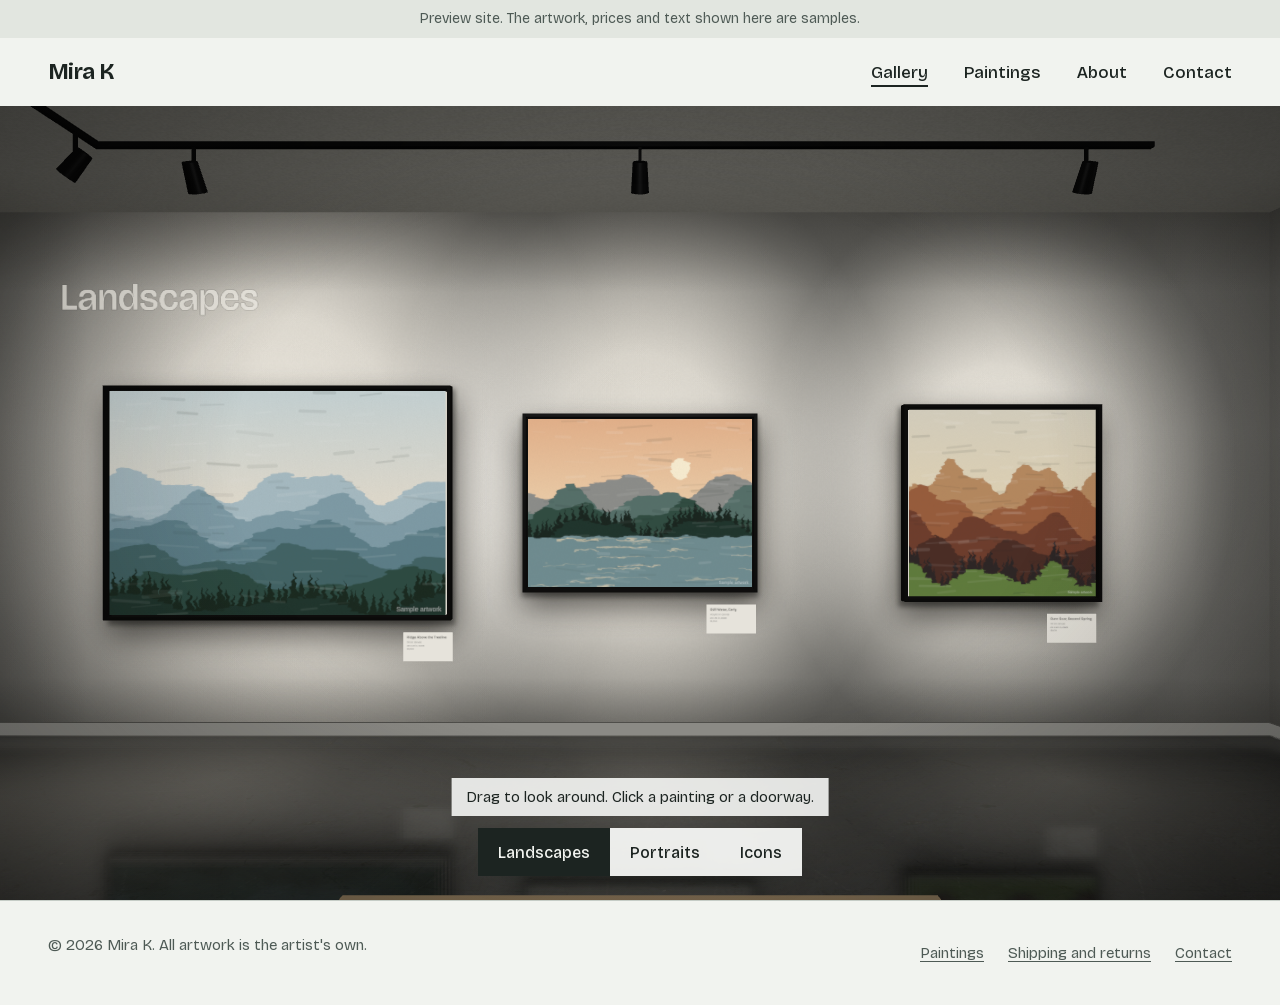
<file: index.html>
<!doctype html>
<html lang="en">
<head>
<meta charset="utf-8">
<meta name="viewport" content="width=device-width, initial-scale=1">
<title>Mira K | Gallery</title>
<meta name="description" content="Walk through the gallery of Mira K: landscapes, portraits and icons, with originals and prints for sale directly from the artist.">
<meta property="og:title" content="Mira K | Gallery">
<meta property="og:description" content="Walk through the gallery of Mira K: landscapes, portraits and icons, with originals and prints for sale directly from the artist.">
<meta property="og:type" content="website">
<meta name="color-scheme" content="light dark">
<link rel="icon" href="favicon.svg" type="image/svg+xml">
<link rel="preload" href="fonts/bricolage-grotesque.woff2" as="font" type="font/woff2" crossorigin>
<link rel="stylesheet" href="styles.css">
<script>document.documentElement.className = "js";</script>
</head>
<body class="is-gallery">
<p class="preview" hidden>Preview site. The artwork, prices and text shown here are samples.</p>
<header class="wrap site-head">
  <a class="wordmark" href="index.html" data-artist>Mira K</a>
  <nav class="site-nav" aria-label="Main"><a href="index.html" aria-current="page">Gallery</a><a href="paintings.html">Paintings</a><a href="about.html">About</a><a href="contact.html">Contact</a></nav>
</header>
<main>

<h1 class="visually-hidden">Mira K gallery</h1>
<section class="gallery" aria-label="Walk-through gallery">
  <canvas id="gallery-canvas" tabindex="0" aria-label="3D gallery room. Drag or use the left and right arrow keys to look around. The paintings in this room are listed after the room buttons."></canvas>
  <div class="gallery-veil" aria-hidden="true"></div>
  <p class="gallery-loading">Loading the gallery</p>
  <p class="gallery-hint">Drag to look around. Click a painting or a doorway.</p>
  <div class="gallery-panel" hidden>
    <h2></h2>
    <p class="gallery-panel-meta muted"></p>
    <div class="gallery-panel-price price"></div>
    <div class="gallery-panel-actions"><a class="button" href="paintings.html">View painting</a><button class="button button--quiet gallery-panel-close" type="button">Step back</button></div>
  </div>
  <nav class="gallery-rooms" aria-label="Rooms"></nav>
  <p class="visually-hidden gallery-status" role="status"></p>
  <ul class="visually-hidden gallery-list" aria-label="Paintings in this room"></ul>
  <div class="gallery-flat">
    <h2>The gallery</h2>
    <p class="muted">The 3D rooms could not start in this browser. Every painting is also on one page.</p>
    <a class="button" href="paintings.html">See all paintings</a>
  </div>
</section>
</main>
<footer class="site-foot">
  <div class="wrap foot-row">
    <p>&copy; <span data-year>2026</span> <span data-artist>Mira K</span>. All artwork is the artist's own.</p>
    <nav aria-label="Footer"><a href="paintings.html">Paintings</a><a href="policies.html">Shipping and returns</a><a href="contact.html">Contact</a><a href="#" data-instagram hidden rel="noopener">Instagram</a></nav>
  </div>
</footer>
<script src="data/works.js"></script>
<script src="script.js"></script>
<script type="importmap">{"imports":{"three":"./vendor/three.module.min.js","three/addons/":"./vendor/addons/"}}</script>
<script type="module" src="gallery.js"></script>
</body>
</html>
</file>
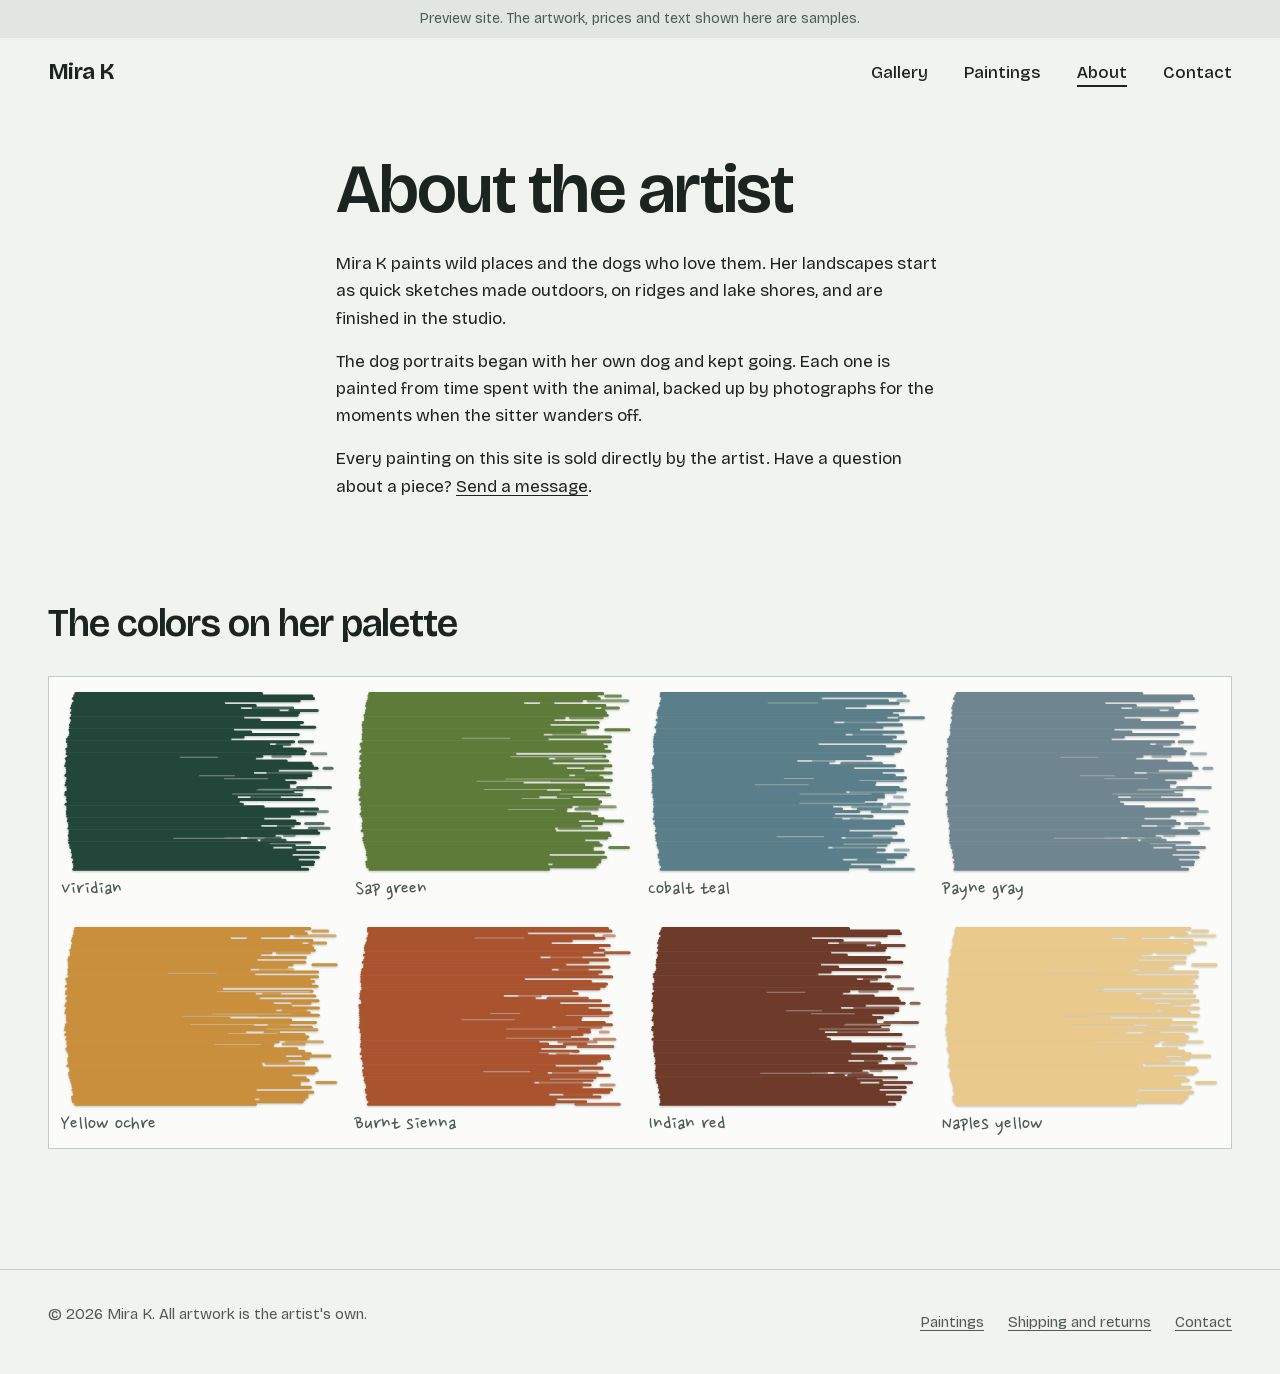
<file: about.html>
<!doctype html>
<html lang="en">
<head>
<meta charset="utf-8">
<meta name="viewport" content="width=device-width, initial-scale=1">
<title>About | Mira K</title>
<meta name="description" content="About Mira K, a painter of wilderness landscapes and dog portraits.">
<meta property="og:title" content="About | Mira K">
<meta property="og:description" content="About Mira K, a painter of wilderness landscapes and dog portraits.">
<meta property="og:type" content="website">
<meta name="color-scheme" content="light dark">
<link rel="icon" href="favicon.svg" type="image/svg+xml">
<link rel="preload" href="fonts/bricolage-grotesque.woff2" as="font" type="font/woff2" crossorigin>
<link rel="stylesheet" href="styles.css">
<script>document.documentElement.className = "js";</script>
</head>
<body>
<p class="preview" hidden>Preview site. The artwork, prices and text shown here are samples.</p>
<header class="wrap site-head">
  <a class="wordmark" href="index.html" data-artist>Mira K</a>
  <nav class="site-nav" aria-label="Main"><a href="index.html">Gallery</a><a href="paintings.html">Paintings</a><a href="about.html" aria-current="page">About</a><a href="contact.html">Contact</a></nav>
</header>
<main>

<section class="wrap page-head narrow stack">
  <h1>About the artist</h1>
  <p>Mira K paints wild places and the dogs who love them. Her landscapes start as quick sketches made outdoors, on ridges and lake shores, and are finished in the studio.</p>
  <p>The dog portraits began with her own dog and kept going. Each one is painted from time spent with the animal, backed up by photographs for the moments when the sitter wanders off.</p>
  <p>Every painting on this site is sold directly by the artist. Have a question about a piece? <a href="contact.html">Send a message</a>.</p>
</section>
<section class="wrap block">
  <div class="block-head"><h2>The colors on her palette</h2></div>
  <ul class="swatches staples" aria-label="Paint colors"><li class="swatch" style="--c:#23463B;--i:0"><span class="swatch-stroke"><span class="swatch-paint"></span></span><span class="swatch-name">Viridian</span></li><li class="swatch" style="--c:#5E7B3A;--i:1"><span class="swatch-stroke"><span class="swatch-paint"></span></span><span class="swatch-name">Sap green</span></li><li class="swatch" style="--c:#5B7F8A;--i:2"><span class="swatch-stroke"><span class="swatch-paint"></span></span><span class="swatch-name">Cobalt teal</span></li><li class="swatch" style="--c:#6F8590;--i:3"><span class="swatch-stroke"><span class="swatch-paint"></span></span><span class="swatch-name">Payne gray</span></li><li class="swatch" style="--c:#C98F3C;--i:4"><span class="swatch-stroke"><span class="swatch-paint"></span></span><span class="swatch-name">Yellow ochre</span></li><li class="swatch" style="--c:#A9532F;--i:5"><span class="swatch-stroke"><span class="swatch-paint"></span></span><span class="swatch-name">Burnt sienna</span></li><li class="swatch" style="--c:#6E3B2A;--i:6"><span class="swatch-stroke"><span class="swatch-paint"></span></span><span class="swatch-name">Indian red</span></li><li class="swatch" style="--c:#E9C98C;--i:7"><span class="swatch-stroke"><span class="swatch-paint"></span></span><span class="swatch-name">Naples yellow</span></li></ul>
</section>
</main>
<footer class="site-foot">
  <div class="wrap foot-row">
    <p>&copy; <span data-year>2026</span> <span data-artist>Mira K</span>. All artwork is the artist's own.</p>
    <nav aria-label="Footer"><a href="paintings.html">Paintings</a><a href="policies.html">Shipping and returns</a><a href="contact.html">Contact</a><a href="#" data-instagram hidden rel="noopener">Instagram</a></nav>
  </div>
</footer>
<script src="data/works.js"></script>
<script src="script.js"></script>

</body>
</html>
</file>
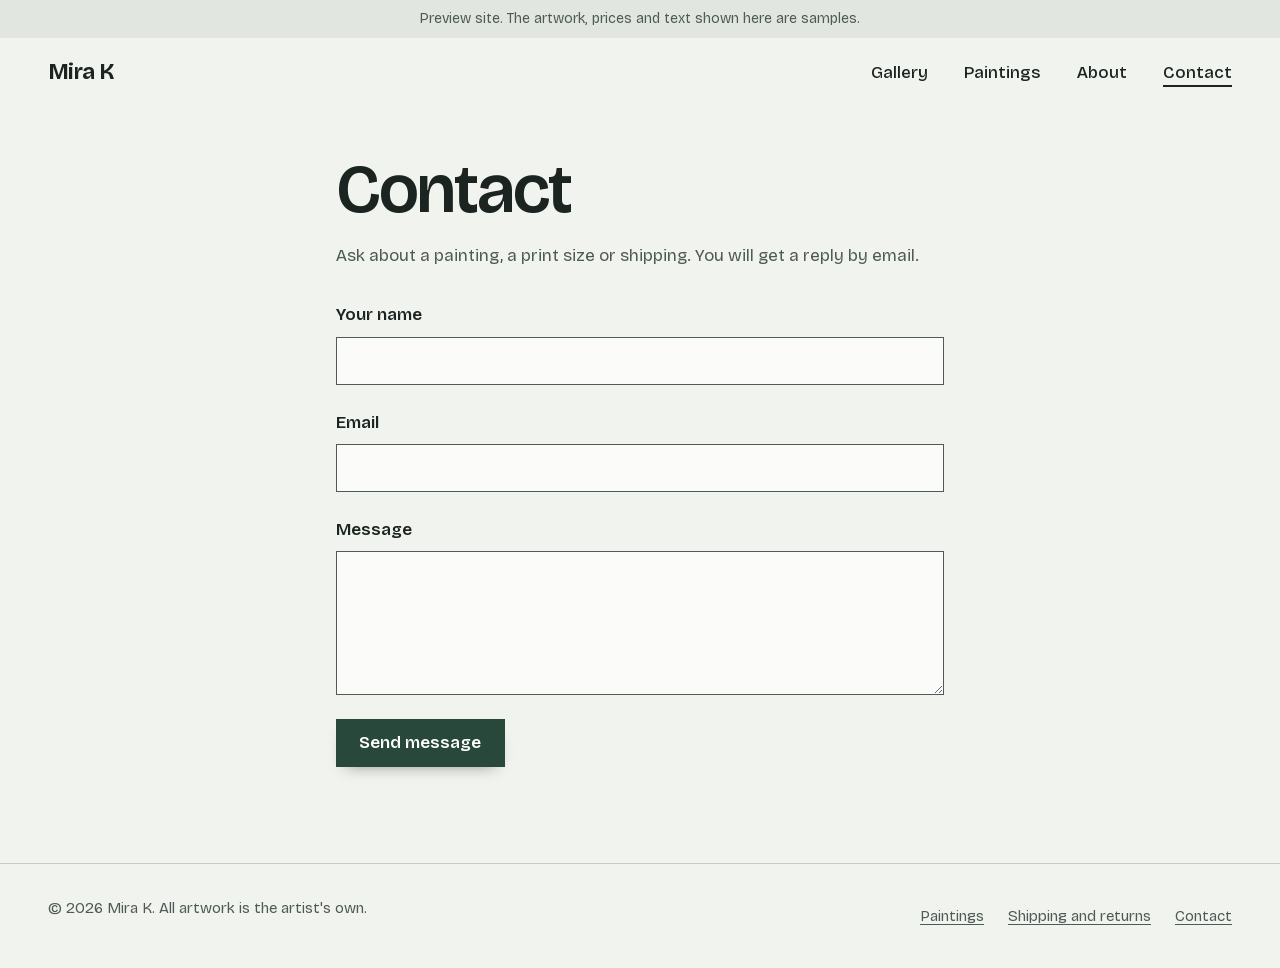
<file: contact.html>
<!doctype html>
<html lang="en">
<head>
<meta charset="utf-8">
<meta name="viewport" content="width=device-width, initial-scale=1">
<title>Contact | Mira K</title>
<meta name="description" content="Send a message to Mira K about a painting or a print.">
<meta property="og:title" content="Contact | Mira K">
<meta property="og:description" content="Send a message to Mira K about a painting or a print.">
<meta property="og:type" content="website">
<meta name="color-scheme" content="light dark">
<link rel="icon" href="favicon.svg" type="image/svg+xml">
<link rel="preload" href="fonts/bricolage-grotesque.woff2" as="font" type="font/woff2" crossorigin>
<link rel="stylesheet" href="styles.css">
<script>document.documentElement.className = "js";</script>
</head>
<body>
<p class="preview" hidden>Preview site. The artwork, prices and text shown here are samples.</p>
<header class="wrap site-head">
  <a class="wordmark" href="index.html" data-artist>Mira K</a>
  <nav class="site-nav" aria-label="Main"><a href="index.html">Gallery</a><a href="paintings.html">Paintings</a><a href="about.html">About</a><a href="contact.html" aria-current="page">Contact</a></nav>
</header>
<main>

<section class="wrap page-head narrow">
  <h1>Contact</h1>
  <p class="muted" id="contact-lead" style="margin-top:1rem">Ask about a painting, a print size or shipping. You will get a reply by email.</p>
  <form id="contact-form" novalidate style="margin-top:2rem">
    <div class="field"><label for="name">Your name</label><input type="text" id="name" name="name" autocomplete="name" aria-describedby="name-error"><p class="field-error" id="name-error" hidden></p></div>
    <div class="field"><label for="email">Email</label><input type="email" id="email" name="email" autocomplete="email" aria-describedby="email-error"><p class="field-error" id="email-error" hidden></p></div>
    <div class="field"><label for="message">Message</label><textarea id="message" name="message" aria-describedby="message-error"></textarea><p class="field-error" id="message-error" hidden></p></div>
    <div class="visually-hidden" aria-hidden="true"><label for="website">Leave this empty</label><input type="text" id="website" name="website" tabindex="-1" autocomplete="off"></div>
    <button class="button" type="submit">Send message</button>
    <p class="form-status" id="form-status" role="status"></p>
  </form>
</section>
</main>
<footer class="site-foot">
  <div class="wrap foot-row">
    <p>&copy; <span data-year>2026</span> <span data-artist>Mira K</span>. All artwork is the artist's own.</p>
    <nav aria-label="Footer"><a href="paintings.html">Paintings</a><a href="policies.html">Shipping and returns</a><a href="contact.html">Contact</a><a href="#" data-instagram hidden rel="noopener">Instagram</a></nav>
  </div>
</footer>
<script src="data/works.js"></script>
<script src="script.js"></script>

</body>
</html>
</file>
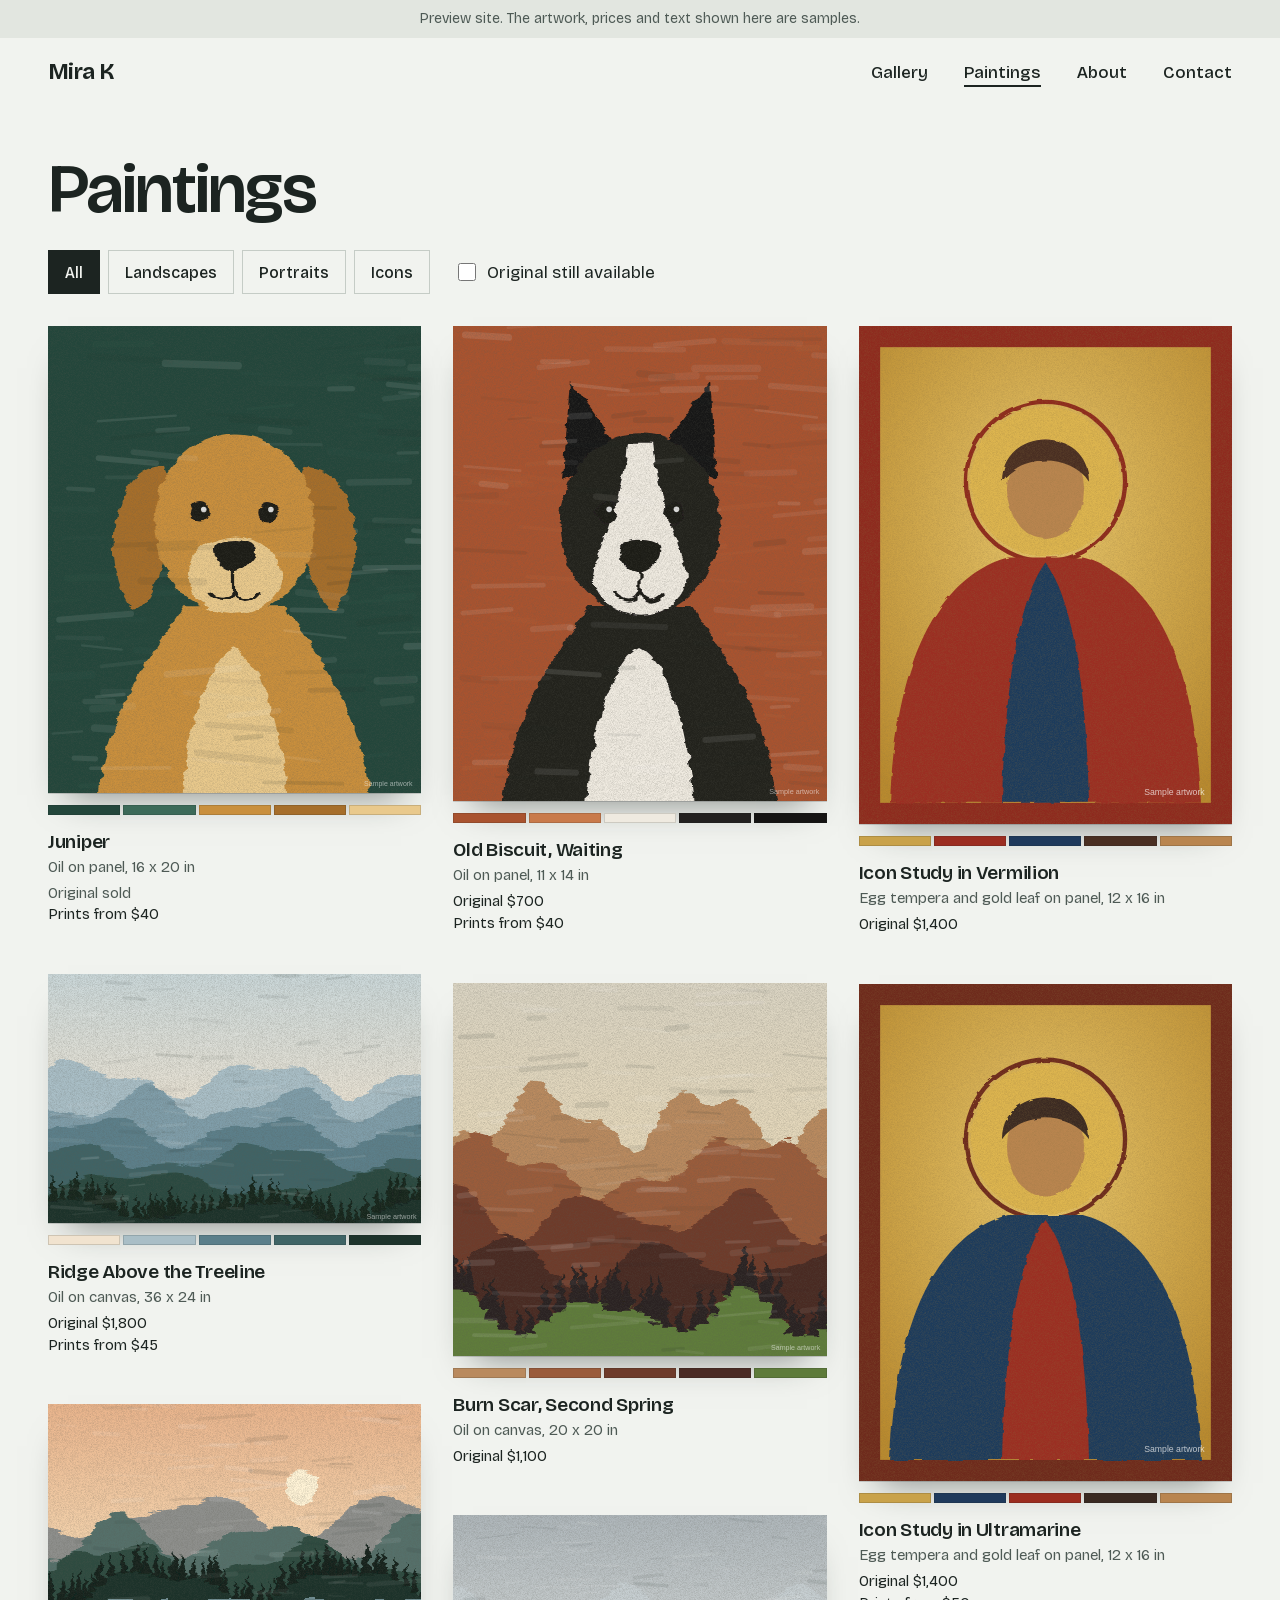
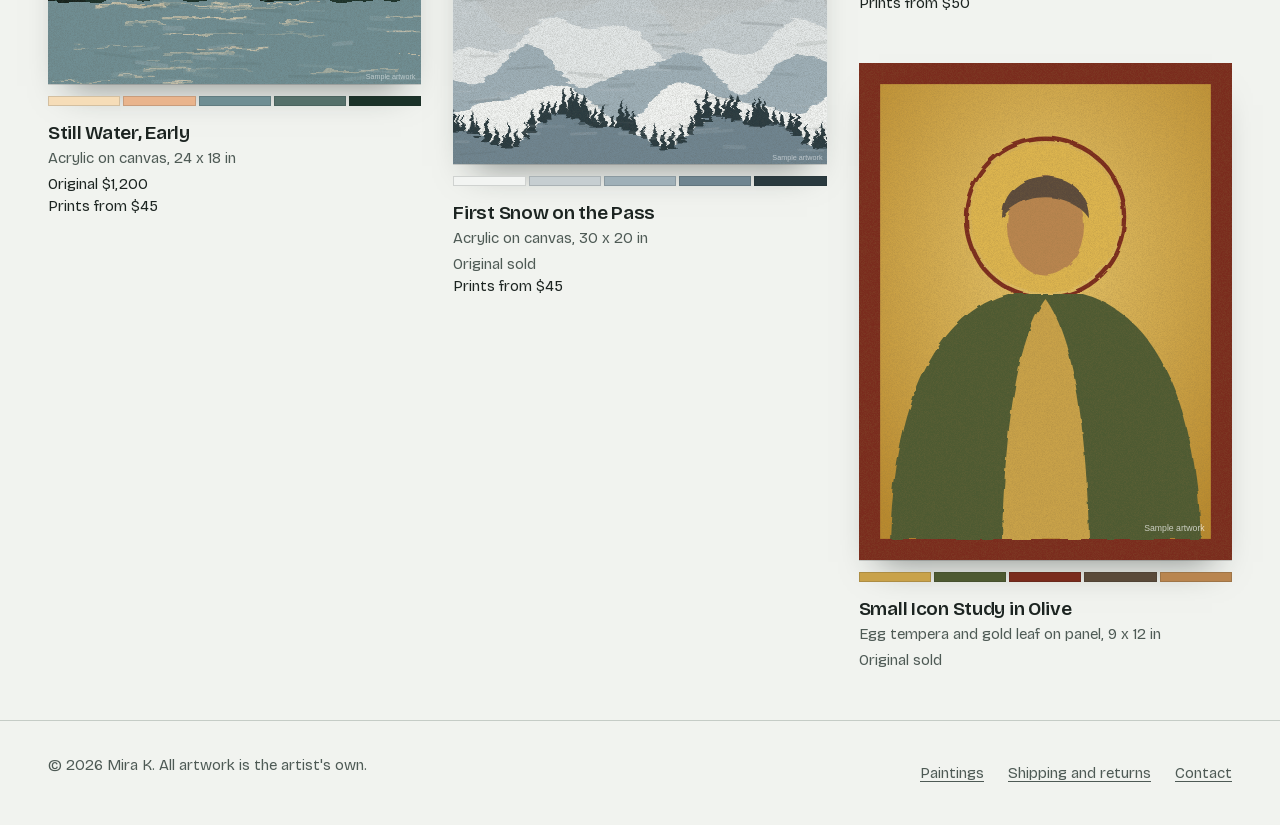
<file: paintings.html>
<!doctype html>
<html lang="en">
<head>
<meta charset="utf-8">
<meta name="viewport" content="width=device-width, initial-scale=1">
<title>Paintings | Mira K</title>
<meta name="description" content="Browse original paintings and prints by Mira K: landscapes, portraits and icons.">
<meta property="og:title" content="Paintings | Mira K">
<meta property="og:description" content="Browse original paintings and prints by Mira K: landscapes, portraits and icons.">
<meta property="og:type" content="website">
<meta name="color-scheme" content="light dark">
<link rel="icon" href="favicon.svg" type="image/svg+xml">
<link rel="preload" href="fonts/bricolage-grotesque.woff2" as="font" type="font/woff2" crossorigin>
<link rel="stylesheet" href="styles.css">
<script>document.documentElement.className = "js";</script>
</head>
<body>
<p class="preview" hidden>Preview site. The artwork, prices and text shown here are samples.</p>
<header class="wrap site-head">
  <a class="wordmark" href="index.html" data-artist>Mira K</a>
  <nav class="site-nav" aria-label="Main"><a href="index.html">Gallery</a><a href="paintings.html" aria-current="page">Paintings</a><a href="about.html">About</a><a href="contact.html">Contact</a></nav>
</header>
<main>

<section class="wrap page-head">
  <h1>Paintings</h1>
  <div class="filters">
    <div class="filter-set" role="group" aria-label="Show">
      <button class="filter" type="button" data-filter="All" aria-pressed="true">All</button>
      <button class="filter" type="button" data-filter="Landscapes" aria-pressed="false">Landscapes</button>
      <button class="filter" type="button" data-filter="Portraits" aria-pressed="false">Portraits</button>
      <button class="filter" type="button" data-filter="Icons" aria-pressed="false">Icons</button>
    </div>
    <label class="check"><input type="checkbox" id="only-available"> Original still available</label>
  </div>
</section>
<section class="wrap">
  <div class="grid" id="all-works" aria-live="polite"></div>
  <div class="empty" id="no-works" hidden><p>No paintings match those choices.</p><button class="button button--quiet" type="button" id="show-all">Show all paintings</button></div>
  <noscript><p>Turn on JavaScript to see the paintings, or <a href="contact.html">get in touch</a>.</p></noscript>
</section>
</main>
<footer class="site-foot">
  <div class="wrap foot-row">
    <p>&copy; <span data-year>2026</span> <span data-artist>Mira K</span>. All artwork is the artist's own.</p>
    <nav aria-label="Footer"><a href="paintings.html">Paintings</a><a href="policies.html">Shipping and returns</a><a href="contact.html">Contact</a><a href="#" data-instagram hidden rel="noopener">Instagram</a></nav>
  </div>
</footer>
<script src="data/works.js"></script>
<script src="script.js"></script>

</body>
</html>
</file>
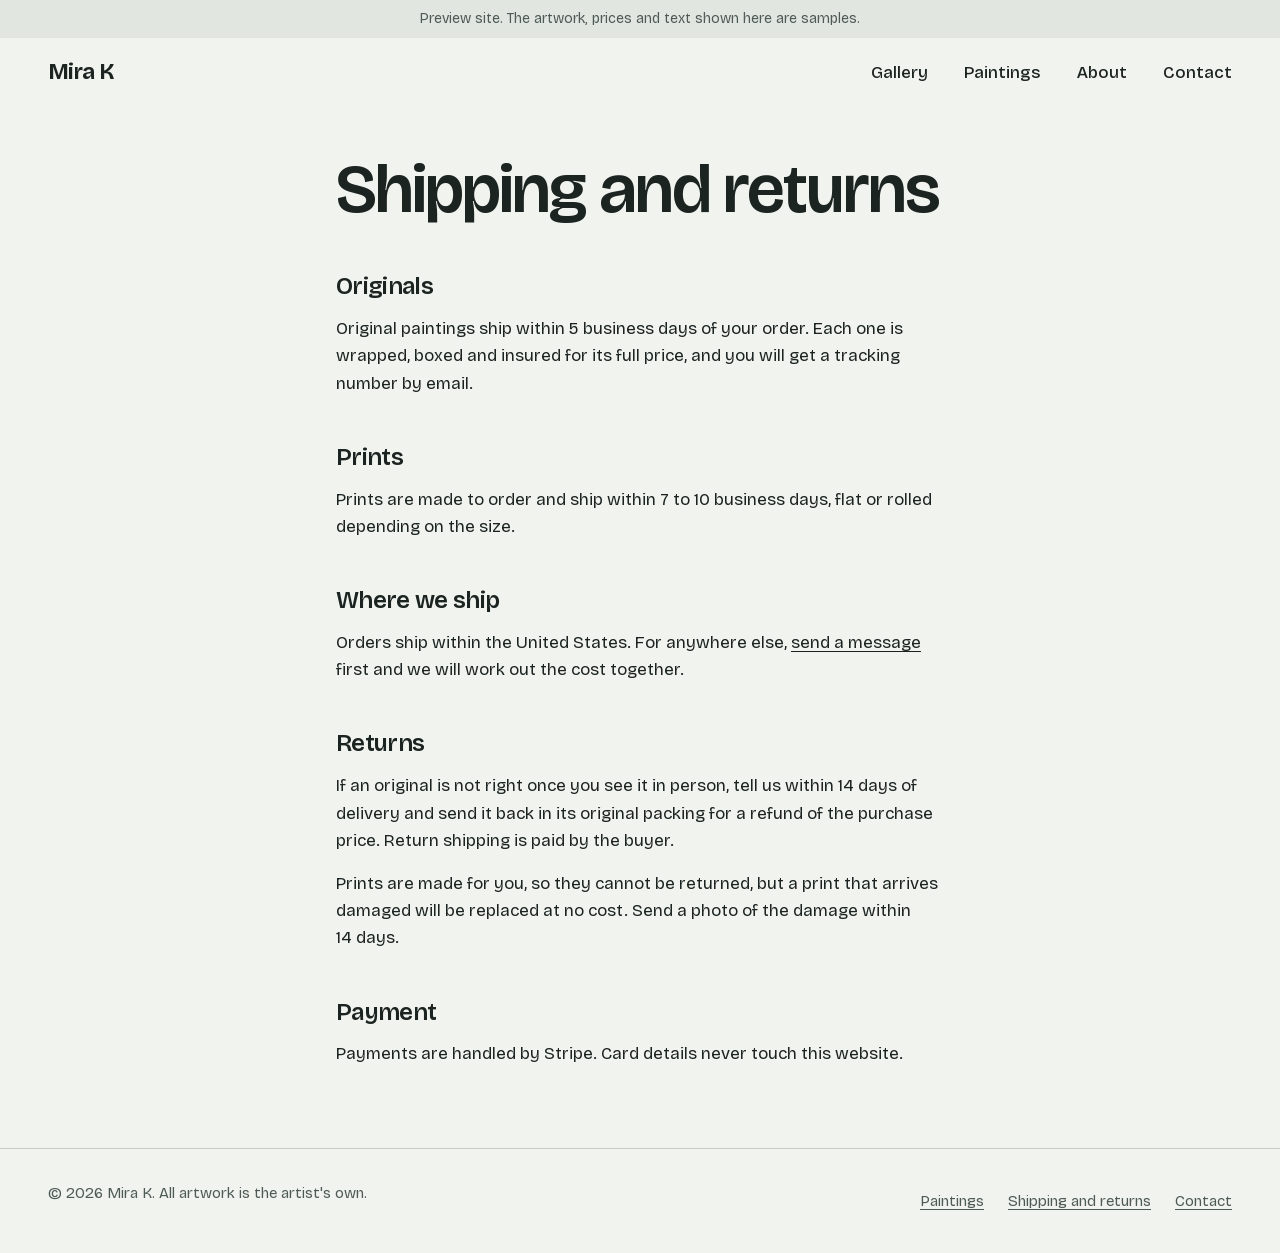
<file: policies.html>
<!doctype html>
<html lang="en">
<head>
<meta charset="utf-8">
<meta name="viewport" content="width=device-width, initial-scale=1">
<title>Shipping and returns | Mira K</title>
<meta name="description" content="How paintings and prints from Mira K are shipped, and what to do if something is not right.">
<meta property="og:title" content="Shipping and returns | Mira K">
<meta property="og:description" content="How paintings and prints from Mira K are shipped, and what to do if something is not right.">
<meta property="og:type" content="website">
<meta name="color-scheme" content="light dark">
<link rel="icon" href="favicon.svg" type="image/svg+xml">
<link rel="preload" href="fonts/bricolage-grotesque.woff2" as="font" type="font/woff2" crossorigin>
<link rel="stylesheet" href="styles.css">
<script>document.documentElement.className = "js";</script>
</head>
<body>
<p class="preview" hidden>Preview site. The artwork, prices and text shown here are samples.</p>
<header class="wrap site-head">
  <a class="wordmark" href="index.html" data-artist>Mira K</a>
  <nav class="site-nav" aria-label="Main"><a href="index.html">Gallery</a><a href="paintings.html">Paintings</a><a href="about.html">About</a><a href="contact.html">Contact</a></nav>
</header>
<main>

<section class="wrap page-head narrow prose">
  <h1>Shipping and returns</h1>
  <h2>Originals</h2>
  <p>Original paintings ship within 5 business days of your order. Each one is wrapped, boxed and insured for its full price, and you will get a tracking number by email.</p>
  <h2>Prints</h2>
  <p>Prints are made to order and ship within 7 to 10 business days, flat or rolled depending on the size.</p>
  <h2>Where we ship</h2>
  <p>Orders ship within the United States. For anywhere else, <a href="contact.html">send a message</a> first and we will work out the cost together.</p>
  <h2>Returns</h2>
  <p>If an original is not right once you see it in person, tell us within 14 days of delivery and send it back in its original packing for a refund of the purchase price. Return shipping is paid by the buyer.</p>
  <p>Prints are made for you, so they cannot be returned, but a print that arrives damaged will be replaced at no cost. Send a photo of the damage within 14 days.</p>
  <h2>Payment</h2>
  <p>Payments are handled by Stripe. Card details never touch this website.</p>
</section>
</main>
<footer class="site-foot">
  <div class="wrap foot-row">
    <p>&copy; <span data-year>2026</span> <span data-artist>Mira K</span>. All artwork is the artist's own.</p>
    <nav aria-label="Footer"><a href="paintings.html">Paintings</a><a href="policies.html">Shipping and returns</a><a href="contact.html">Contact</a><a href="#" data-instagram hidden rel="noopener">Instagram</a></nav>
  </div>
</footer>
<script src="data/works.js"></script>
<script src="script.js"></script>

</body>
</html>
</file>
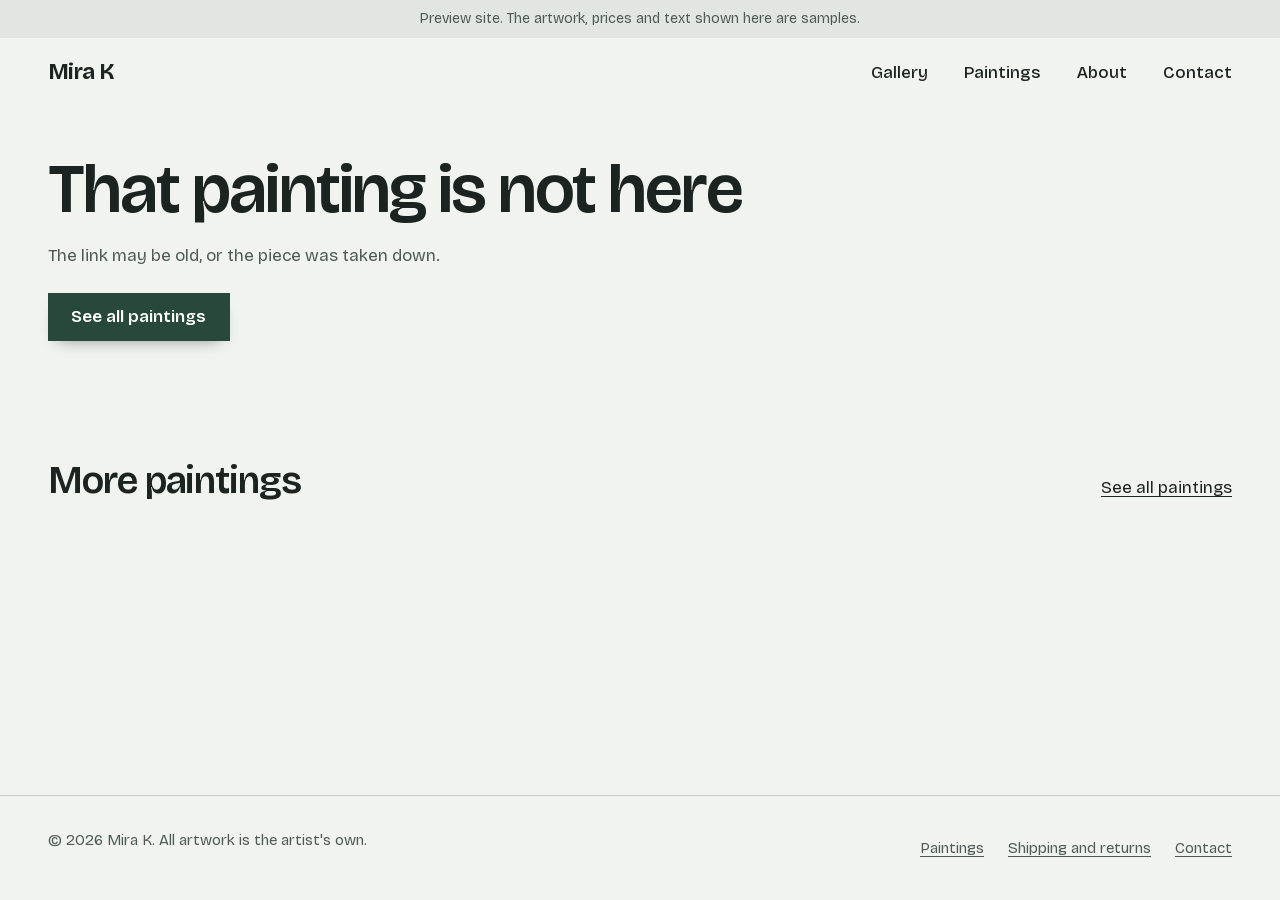
<file: work.html>
<!doctype html>
<html lang="en">
<head>
<meta charset="utf-8">
<meta name="viewport" content="width=device-width, initial-scale=1">
<title>Painting | Mira K</title>
<meta name="description" content="A painting by Mira K.">
<meta property="og:title" content="Painting | Mira K">
<meta property="og:description" content="A painting by Mira K.">
<meta property="og:type" content="website">
<meta name="color-scheme" content="light dark">
<link rel="icon" href="favicon.svg" type="image/svg+xml">
<link rel="preload" href="fonts/bricolage-grotesque.woff2" as="font" type="font/woff2" crossorigin>
<link rel="stylesheet" href="styles.css">
<script>document.documentElement.className = "js";</script>
</head>
<body>
<p class="preview" hidden>Preview site. The artwork, prices and text shown here are samples.</p>
<header class="wrap site-head">
  <a class="wordmark" href="index.html" data-artist>Mira K</a>
  <nav class="site-nav" aria-label="Main"><a href="index.html">Gallery</a><a href="paintings.html">Paintings</a><a href="about.html">About</a><a href="contact.html">Contact</a></nav>
</header>
<main>

<div class="wrap work" id="work"><noscript><p>Turn on JavaScript to see this painting, or <a href="contact.html">get in touch</a>.</p></noscript></div>
<section class="wrap block">
  <div class="block-head"><h2>More paintings</h2><a href="paintings.html">See all paintings</a></div>
  <div class="grid" id="more"></div>
</section>
</main>
<footer class="site-foot">
  <div class="wrap foot-row">
    <p>&copy; <span data-year>2026</span> <span data-artist>Mira K</span>. All artwork is the artist's own.</p>
    <nav aria-label="Footer"><a href="paintings.html">Paintings</a><a href="policies.html">Shipping and returns</a><a href="contact.html">Contact</a><a href="#" data-instagram hidden rel="noopener">Instagram</a></nav>
  </div>
</footer>
<script src="data/works.js"></script>
<script src="script.js"></script>

</body>
</html>
</file>
<file: styles.css>
/* Mira K. Painter's field kit: gessoed ground, ivory black ink, color comes from the painting in view. */

@font-face { font-family: "Bricolage Grotesque"; src: url("fonts/bricolage-grotesque.woff2") format("woff2"); font-weight: 200 800; font-stretch: 75% 100%; font-display: swap; }
@font-face { font-family: "Nanum Pen Script"; src: url("fonts/nanum-pen-script.woff2") format("woff2"); font-display: swap; }

:root {
  /* primitives */
  --gesso: #F1F3EF;
  --gesso-deep: #E2E6E0;
  --panel: #FBFCFA;
  --ivory-black: #1C2421;
  --graphite: #4E5A55;
  --pencil-line: #C5CCC6;
  --spruce: #27483B;
  --alizarin: #A3271F;

  /* semantic */
  --ground: var(--gesso);
  --ground-2: var(--gesso-deep);
  --surface: var(--panel);
  --text: var(--ivory-black);
  --text-2: var(--graphite);
  --rule: var(--pencil-line);
  --error: var(--alizarin);
  --deep: var(--spruce);      /* deepest pigment of the painting in view, set by script.js */
  --on-deep: #FFFFFF;
  --mid: var(--spruce);       /* a middle pigment of the painting in view, set by script.js; tints panels */
  --card: #FBFCFA;            /* the swatch card stays light paper in both color schemes */
  --card-ink: #4E5A55;
  --shadow: 28 36 33;

  --font: "Bricolage Grotesque", ui-sans-serif, system-ui, -apple-system, "Segoe UI", sans-serif;
  --hand: "Nanum Pen Script", "Bradley Hand", "Segoe Print", cursive;

  --s1: .25rem; --s2: .5rem; --s3: .75rem; --s4: 1rem; --s5: 1.5rem; --s6: 2rem; --s7: 3rem; --s8: 4.5rem; --s9: 7rem;
  --wrap: 82rem;
  --gutter: clamp(1rem, 4vw, 3rem);
  --ease: cubic-bezier(.16, 1, .3, 1);

  /* component */
  --button-bg: var(--deep);
  --button-text: var(--on-deep);
  --input-border: var(--graphite);
}

@media (prefers-color-scheme: dark) {
  :root {
    --ground: #151B19;
    --ground-2: #1E2623;
    --surface: #232C29;
    --text: #E9ECE6;
    --text-2: #A9B4AE;
    --rule: #37433E;
    --error: #F0857C;
    --shadow: 0 0 0;
    --input-border: #8C9892;
    --card: #DFE3DC;
    --button-bg: var(--text);
    --button-text: var(--ground);
  }
}

*, *::before, *::after { box-sizing: border-box; }
html { -webkit-text-size-adjust: 100%; scroll-behavior: smooth; }
body {
  margin: 0; background: var(--ground); color: var(--text);
  font: 400 1.0625rem/1.6 var(--font); font-optical-sizing: auto;
  -webkit-font-smoothing: antialiased; caret-color: var(--deep);
  min-height: 100dvh; display: flex; flex-direction: column;
}
main { flex: 1; }
::selection { background: var(--deep); color: var(--on-deep); }
img, svg { display: block; max-width: 100%; }
a { color: inherit; text-decoration-thickness: 1px; text-underline-offset: .2em; }
a:hover { text-decoration-thickness: 2px; }
:focus-visible { outline: 2px solid var(--text); outline-offset: 3px; }
h1, h2, h3, p, ul, figure { margin: 0; }
ul { padding: 0; list-style: none; }
h1, h2, h3 { font-weight: 600; line-height: 1.04; letter-spacing: -.028em; text-wrap: balance; }
h1 { font-size: clamp(2.25rem, 5.4vw, 4.5rem); }
h2 { font-size: clamp(1.625rem, 3vw, 2.5rem); }
h3 { font-size: 1.25rem; letter-spacing: -.015em; line-height: 1.2; }
p { max-width: 68ch; text-wrap: pretty; }
.muted { color: var(--text-2); }
.visually-hidden { position: absolute; width: 1px; height: 1px; overflow: hidden; clip-path: inset(50%); white-space: nowrap; }

.wrap { width: 100%; max-width: var(--wrap); margin-inline: auto; padding-inline: var(--gutter); }
.block { padding-block: var(--s8); }
.block-head { display: flex; align-items: baseline; justify-content: space-between; gap: var(--s5); margin-bottom: var(--s6); flex-wrap: wrap; }
.stack > * + * { margin-top: var(--s4); }
.stack > h2 + *, .stack > h1 + * { margin-top: var(--s5); }

/* preview strip and header */
/* full width strip */
.preview { max-width: none; background: var(--ground-2); color: var(--text-2); font-size: .875rem; text-align: center; padding: var(--s2) var(--gutter); }
.site-head { display: flex; align-items: center; justify-content: space-between; gap: var(--s5); min-height: 4.25rem; }
.wordmark { white-space: nowrap; font-weight: 700; font-size: 1.375rem; letter-spacing: -.03em; text-decoration: none; }
.site-nav { display: flex; gap: clamp(1rem, 3vw, 2.25rem); }
.site-nav a { text-decoration: none; padding-block: var(--s3); font-weight: 500; }
.site-nav a:hover, .site-nav a[aria-current="page"] { text-decoration: underline; text-decoration-thickness: 2px; text-underline-offset: .4em; }

/* buttons */
.button {
  display: inline-flex; align-items: center; justify-content: center; min-height: 3rem; padding: .7rem 1.4rem;
  background: var(--button-bg); color: var(--button-text); border: 1px solid transparent; border-radius: 0;
  font: 600 1.0625rem/1.2 var(--font); text-decoration: none; white-space: nowrap; cursor: pointer;
  transition: box-shadow .2s var(--ease);
  box-shadow: 0 8px 16px -10px rgb(var(--shadow) / .55);
}
.button:hover { box-shadow: 0 12px 22px -10px rgb(var(--shadow) / .7); }
.button:active { box-shadow: none; }
.button[disabled] { opacity: .6; cursor: default; }
.button--quiet { background: transparent; color: var(--text); border-color: var(--text); box-shadow: none; }

/* a painting, lying on the panel */
.painting { background: var(--ground-2); box-shadow: 0 1px 0 rgb(var(--shadow) / .18), 0 22px 34px -20px rgb(var(--shadow) / .5); }

/* the swatch card: strokes of paint on a paper card, each with a penciled name */
.swatches { display: grid; gap: var(--s3); align-content: start; background: var(--card); border: 1px solid var(--rule); padding: var(--s3); }
.swatch { display: grid; grid-template-rows: auto auto; align-content: start; min-width: 0; }
.swatch-stroke { display: block; filter: drop-shadow(0 1px 1px rgb(28 36 33 / .28)); }
.swatch-paint {
  display: block; aspect-ratio: 3 / 2; background: var(--c);
  -webkit-mask: url("images/strokes/stroke-1.svg") center / 100% 100% no-repeat; mask: url("images/strokes/stroke-1.svg") center / 100% 100% no-repeat;
}
.swatch:nth-child(3n+2) .swatch-paint { -webkit-mask-image: url("images/strokes/stroke-2.svg"); mask-image: url("images/strokes/stroke-2.svg"); }
.swatch:nth-child(3n) .swatch-paint { -webkit-mask-image: url("images/strokes/stroke-3.svg"); mask-image: url("images/strokes/stroke-3.svg"); }
.swatch-name { font: 400 1.4rem/1 var(--hand); color: var(--card-ink); padding-top: var(--s1); }

.chips { display: flex; gap: 3px; margin-top: var(--s3); }
.chips span { flex: 1; height: .6rem; background: var(--c); box-shadow: inset 0 0 0 1px color-mix(in srgb, var(--text) 16%, transparent); }

/* Loading the palette: each group of swatches is brushed in, left to right, when it scrolls into view */
.js .swatches:not(.in) .swatch-paint, .js .chips:not(.in) span { clip-path: inset(0 100% 0 0); }
.in .swatch-paint, .in.chips span { animation: brush .55s var(--ease) backwards; animation-delay: calc(var(--i) * 90ms); }
@keyframes brush { from { clip-path: inset(0 100% 0 0); } to { clip-path: inset(0 0 0 0); } }

/* home hero: the sentence across the top, then the painting, its swatch card and the piece details */
.hero { display: grid; grid-template-columns: fit-content(56%) 10.5rem minmax(0, 1fr); grid-template-areas: "head head head" "art sw info"; column-gap: var(--s6); row-gap: var(--s6); padding-block: var(--s5) var(--s8); }
#hero-piece { display: contents; }
.hero-head { grid-area: head; }
.hero h1 { font-size: clamp(2.25rem, 4.3vw, 4rem); }
.hero-art { grid-area: art; display: block; }
/* a whole painting always fits above the fold, so a tall piece is narrower than a wide one */
.hero-art .painting { width: calc(min(60dvh, 40rem) * var(--ar)); max-width: 100%; height: auto; }
.hero .swatches { grid-area: sw; grid-auto-rows: 1fr; align-content: stretch; }
.hero .swatch { grid-template-rows: 1fr auto; }
.hero .swatch-stroke { height: 100%; }
.hero .swatch-paint { aspect-ratio: auto; height: 100%; min-height: 2.5rem; }
.hero .swatch-name { white-space: nowrap; overflow: hidden; text-overflow: ellipsis; }
.hero-info { grid-area: info; align-self: end; }
.hero-info h2 { font-size: clamp(1.5rem, 2.4vw, 2rem); }
.hero-info .price { margin-block: var(--s4) var(--s5); }
.price { font-weight: 500; line-height: 1.45; }
.sold { color: var(--text-2); }

/* cards */
.grid { columns: 3 17rem; column-gap: var(--s6); }
.card { display: block; break-inside: avoid; margin-bottom: var(--s7); text-decoration: none; }
.card .painting { width: 100%; height: auto; transition: box-shadow .25s var(--ease); }
.card:hover .painting { box-shadow: 0 1px 0 rgb(var(--shadow) / .18), 0 30px 40px -22px rgb(var(--shadow) / .6); }
.card-title { display: block; font-weight: 600; font-size: 1.1875rem; letter-spacing: -.015em; margin-top: var(--s3); }
.card-meta, .card-price { display: block; color: var(--text-2); font-size: .9375rem; line-height: 1.45; }
.card-price { color: var(--text); margin-top: var(--s1); }

/* the colored band */
.band { background: var(--deep); color: var(--on-deep); }
.band ::selection { background: var(--on-deep); color: var(--deep); }
.band :focus-visible { outline-color: var(--on-deep); }
.band-cols { display: grid; grid-template-columns: repeat(2, minmax(0, 1fr)); gap: var(--s7); }
.band h2 { font-size: clamp(1.5rem, 2.6vw, 2.125rem); margin-bottom: var(--s4); }
.band p + p { margin-top: var(--s4); }

/* about teaser and staples palette */
.split { display: grid; grid-template-columns: minmax(0, 1fr) minmax(0, 1.1fr); gap: var(--s8); align-items: center; }
.staples { grid-template-columns: repeat(4, minmax(0, 1fr)); gap: var(--s5) var(--s4); }

/* paintings page */
.page-head { padding-block: var(--s7) var(--s6); }
.filters { display: flex; flex-wrap: wrap; align-items: center; gap: var(--s3) var(--s5); margin-top: var(--s5); }
.filter-set { display: flex; gap: var(--s2); border: 0; padding: 0; margin: 0; }
.filter { min-height: 2.75rem; padding: .4rem 1rem; background: transparent; color: var(--text); border: 1px solid var(--rule); font: 500 1rem var(--font); cursor: pointer; border-radius: 0; }
.filter:hover { border-color: var(--text); }
.filter[aria-pressed="true"] { background: var(--text); color: var(--ground); border-color: var(--text); }
.check { display: inline-flex; align-items: center; gap: var(--s2); min-height: 2.75rem; cursor: pointer; }
.check input { width: 1.15rem; height: 1.15rem; accent-color: var(--text); }
.empty { padding-block: var(--s7); }
.empty p { margin-bottom: var(--s5); }

/* painting page */
.work { display: grid; grid-template-columns: minmax(0, 1.35fr) minmax(19rem, 1fr); gap: var(--s8); padding-block: var(--s6) var(--s8); align-items: start; }
.work-figure { position: sticky; top: var(--s5); }
.work-figure .painting { width: auto; max-width: 100%; max-height: 66dvh; height: auto; }
.work-figure h2 { font-size: 1.0625rem; letter-spacing: 0; margin: var(--s6) 0 var(--s3); }
.work-info h1 { font-size: clamp(2rem, 4vw, 3.25rem); }
.work-info > * + * { margin-top: var(--s6); }
.work-info h1 + p { margin-top: var(--s3); }
/* the buy panel and the scale drawing take a tint of the painting's middle pigment */
.buy { display: grid; gap: var(--s5); padding: var(--s5); background: color-mix(in srgb, var(--mid) 16%, var(--ground)); }
.buy-row { display: grid; gap: var(--s3); justify-items: start; }
.buy-row h2 { font-size: 1.0625rem; letter-spacing: 0; font-weight: 600; }
.buy-note { font-size: .9375rem; color: var(--text-2); }
.work .swatches { grid-template-columns: repeat(5, minmax(0, 1fr)); gap: var(--s2); }
.work .swatch-name { font-size: 1.2rem; line-height: .95; }
.scale svg { width: 100%; height: auto; background: color-mix(in srgb, var(--mid) 26%, var(--ground)); }
.scale figcaption { font-size: .9375rem; color: var(--text-2); margin-top: var(--s2); }

/* forms */
.field { display: grid; gap: var(--s2); margin-bottom: var(--s5); }
.field label { font-weight: 600; }
.field .help { font-size: .9375rem; color: var(--text-2); }
input[type="text"], input[type="email"], textarea, select {
  width: 100%; min-height: 3rem; padding: .65rem .8rem; background: var(--surface); color: var(--text);
  border: 1px solid var(--input-border); border-radius: 0; font: 400 1.0625rem/1.4 var(--font);
}
select { width: auto; max-width: 100%; }
textarea { min-height: 9rem; resize: vertical; }
input:focus-visible, textarea:focus-visible, select:focus-visible { outline: 2px solid var(--text); outline-offset: 1px; }
.field-error { color: var(--error); font-size: .9375rem; font-weight: 500; }
input[aria-invalid="true"], textarea[aria-invalid="true"] { border-color: var(--error); border-width: 2px; }
.form-status { margin-top: var(--s4); font-weight: 500; }
.form-status.is-error { color: var(--error); }
.narrow { max-width: 44rem; }
.prose h2 { font-size: 1.5rem; margin-top: var(--s7); }
.prose > * + * { margin-top: var(--s4); }

/* footer */
.site-foot { border-top: 1px solid var(--rule); padding-block: var(--s6); margin-top: var(--s7); }
.foot-row { display: flex; flex-wrap: wrap; justify-content: space-between; gap: var(--s4) var(--s6); font-size: .9375rem; color: var(--text-2); }
.foot-row nav { display: flex; flex-wrap: wrap; gap: var(--s2) var(--s5); }
.foot-row a { padding-block: var(--s2); }

/* the walk-through gallery (home page) */
.is-gallery main { display: flex; flex-direction: column; }
.is-gallery .site-foot { margin-top: 0; }
.gallery { position: relative; height: calc(100dvh - 6.5rem); min-height: 26rem; background: #E9E8E4; overflow: hidden; color: #1C2421; }
#gallery-canvas { position: absolute; inset: 0; width: 100%; height: 100%; display: block; cursor: grab; touch-action: none; opacity: 0; transition: opacity .6s var(--ease); }
.is-ready #gallery-canvas { opacity: 1; }
#gallery-canvas.is-pointing { cursor: pointer; }
#gallery-canvas.is-dragging { cursor: grabbing; }
#gallery-canvas:focus-visible { outline: 2px solid #1C2421; outline-offset: -4px; }
/* a slight darkening toward the edges of the view, like a camera lens */
.gallery::after { content: ""; position: absolute; inset: 0; pointer-events: none; background: radial-gradient(ellipse at 50% 45%, transparent 55%, rgb(18 18 16 / .2) 100%); }
.gallery-hint, .gallery-rooms, .gallery-panel, .gallery-flat { z-index: 1; }
.gallery.is-dim { background: #3A3A37; }
.gallery.is-dim::after { background: radial-gradient(ellipse at 50% 45%, transparent 45%, rgb(8 8 7 / .42) 100%); }
.is-dim .gallery-veil { background: #3A3A37; }
.is-dim .gallery-loading { color: #D8D5CC; }
.gallery-veil { position: absolute; inset: 0; background: #E9E8E4; opacity: 0; pointer-events: none; transition: opacity .2s linear; }
.gallery-veil.on { opacity: 1; }
.gallery-loading { position: absolute; inset: 0; display: grid; place-items: center; max-width: none; color: #4E5A55; pointer-events: none; }
.is-ready .gallery-loading, .is-flat .gallery-loading, .is-flat #gallery-canvas, .is-flat .gallery-hint, .is-flat .gallery-rooms { display: none; }
.gallery-hint { position: absolute; left: 50%; bottom: calc(var(--s5) + 3.75rem); transform: translateX(-50%); margin: 0; padding: .45rem .9rem; background: rgb(251 252 250 / .88); font-size: .9375rem; white-space: nowrap; pointer-events: none; }
.gallery:not(.is-ready) .gallery-hint { display: none; }
.gallery-rooms { position: absolute; left: 50%; bottom: var(--s5); transform: translateX(-50%); display: flex; background: rgb(251 252 250 / .92); box-shadow: 0 10px 24px -14px rgb(28 36 33 / .5); }
.gallery-rooms button { min-height: 3rem; padding: .5rem 1.25rem; background: transparent; border: 0; border-radius: 0; color: #1C2421; font: 500 1rem var(--font); cursor: pointer; }
.gallery-rooms button:hover { background: rgb(28 36 33 / .07); }
.gallery-rooms button[aria-current="true"] { background: #1C2421; color: #F1F3EF; }
.gallery-rooms button:focus-visible, .gallery-panel :focus-visible { outline: 2px solid #1C2421; outline-offset: 2px; }
.gallery-panel { position: absolute; left: var(--gutter); bottom: calc(var(--s5) + 4.25rem); width: min(22rem, calc(100% - 2 * var(--gutter))); padding: var(--s5); background: #FBFCFA; box-shadow: 0 22px 40px -22px rgb(28 36 33 / .55); animation: panel-in .35s var(--ease) backwards; }
.gallery-panel[hidden] { display: none; }
.gallery-panel h2 { font-size: 1.5rem; }
.gallery-panel .muted { color: #4E5A55; margin-top: var(--s1); }
.gallery-panel .price { margin-block: var(--s3) var(--s4); }
.gallery-panel-actions { display: flex; flex-wrap: wrap; gap: var(--s2); }
.gallery-panel .button { --button-bg: #1C2421; --button-text: #F1F3EF; min-height: 2.75rem; padding: .55rem 1.1rem; font-size: 1rem; }
.gallery-panel .button--quiet { background: transparent; color: #1C2421; border-color: #1C2421; }
@keyframes panel-in { from { opacity: 0; clip-path: inset(0 0 100% 0); } to { opacity: 1; clip-path: inset(0); } }
.gallery-flat { display: none; position: absolute; inset: 0; place-content: center; justify-items: start; gap: var(--s4); padding: var(--gutter); }
.is-flat .gallery-flat { display: grid; }

@media (max-width: 60rem) {
  .hero { grid-template-columns: minmax(0, 1fr); grid-template-areas: "head" "art" "sw" "info"; row-gap: var(--s5); }
  .hero h1 { font-size: clamp(2.25rem, 8vw, 4rem); }
  .hero-art .painting { width: 100%; }
  .hero .swatches { grid-template-columns: repeat(5, minmax(0, 1fr)); gap: var(--s2); }
  .hero .swatch { grid-template-rows: auto auto; }
  .hero .swatch-paint { aspect-ratio: 3 / 2; height: auto; min-height: 0; }
  .hero .swatch-name { font-size: 1.15rem; white-space: normal; line-height: .95; }
  .work { grid-template-columns: minmax(0, 1fr); gap: var(--s6); }
  .work-figure { position: static; }
  .split { grid-template-columns: minmax(0, 1fr); gap: var(--s6); }
}
@media (max-width: 44rem) {
  .gallery-rooms button { padding-inline: .9rem; }
  .gallery-panel { padding: var(--s4); bottom: calc(var(--s5) + 3.75rem); }
  .gallery-panel h2 { font-size: 1.25rem; }
  .gallery-panel .price { margin-block: var(--s2) var(--s3); }
  .gallery-hint { white-space: normal; width: max-content; max-width: calc(100% - 2rem); text-align: center; }
  .site-nav { gap: .9rem; font-size: 1rem; }
  .block { padding-block: var(--s7); }
  .band-cols { grid-template-columns: minmax(0, 1fr); gap: var(--s6); }
  .grid { columns: 2 9rem; column-gap: var(--s4); }
  .card { margin-bottom: var(--s6); }
  .card-title { font-size: 1.0625rem; }
  .staples { grid-template-columns: repeat(2, minmax(0, 1fr)); }
  .button { white-space: normal; text-align: center; }
  .hero { padding-top: var(--s4); }
}
@media (prefers-reduced-motion: reduce) {
  html { scroll-behavior: auto; }
  *, *::before, *::after { animation: none !important; transition: none !important; }
}
</file>
